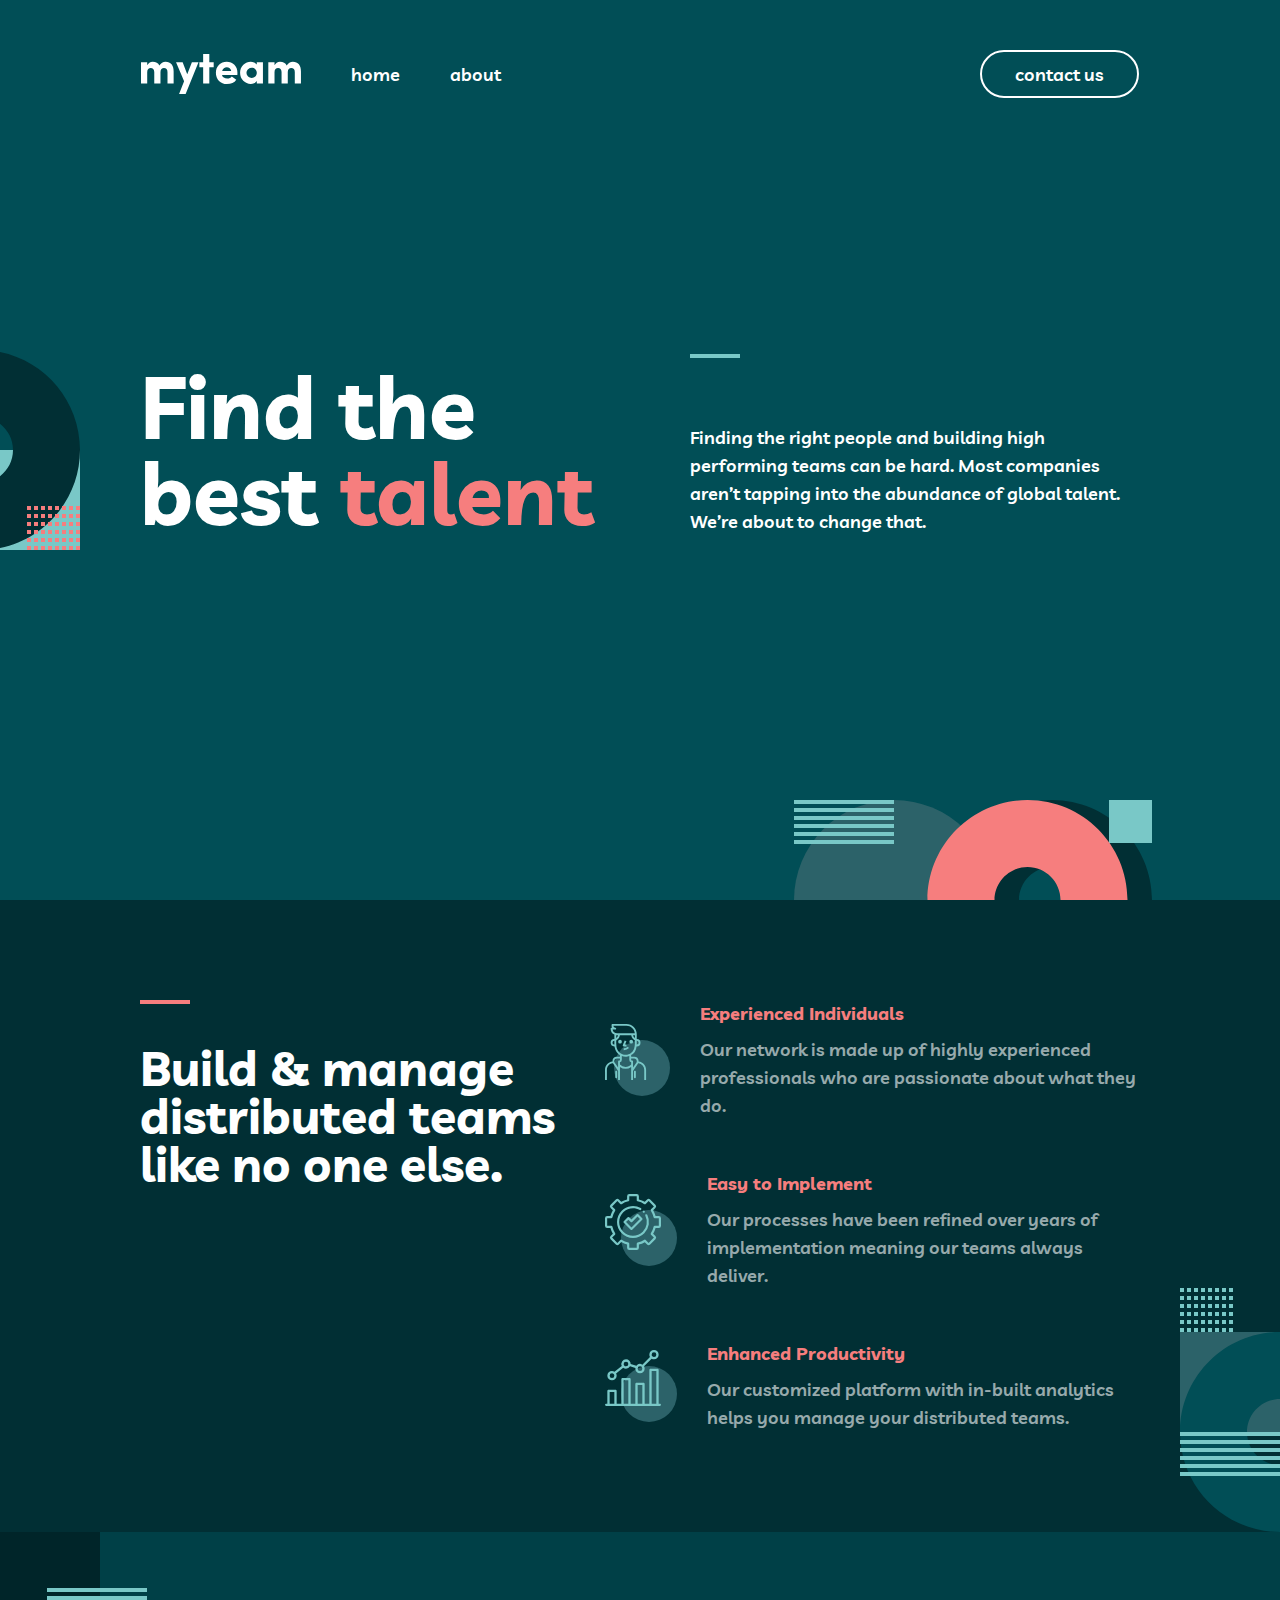
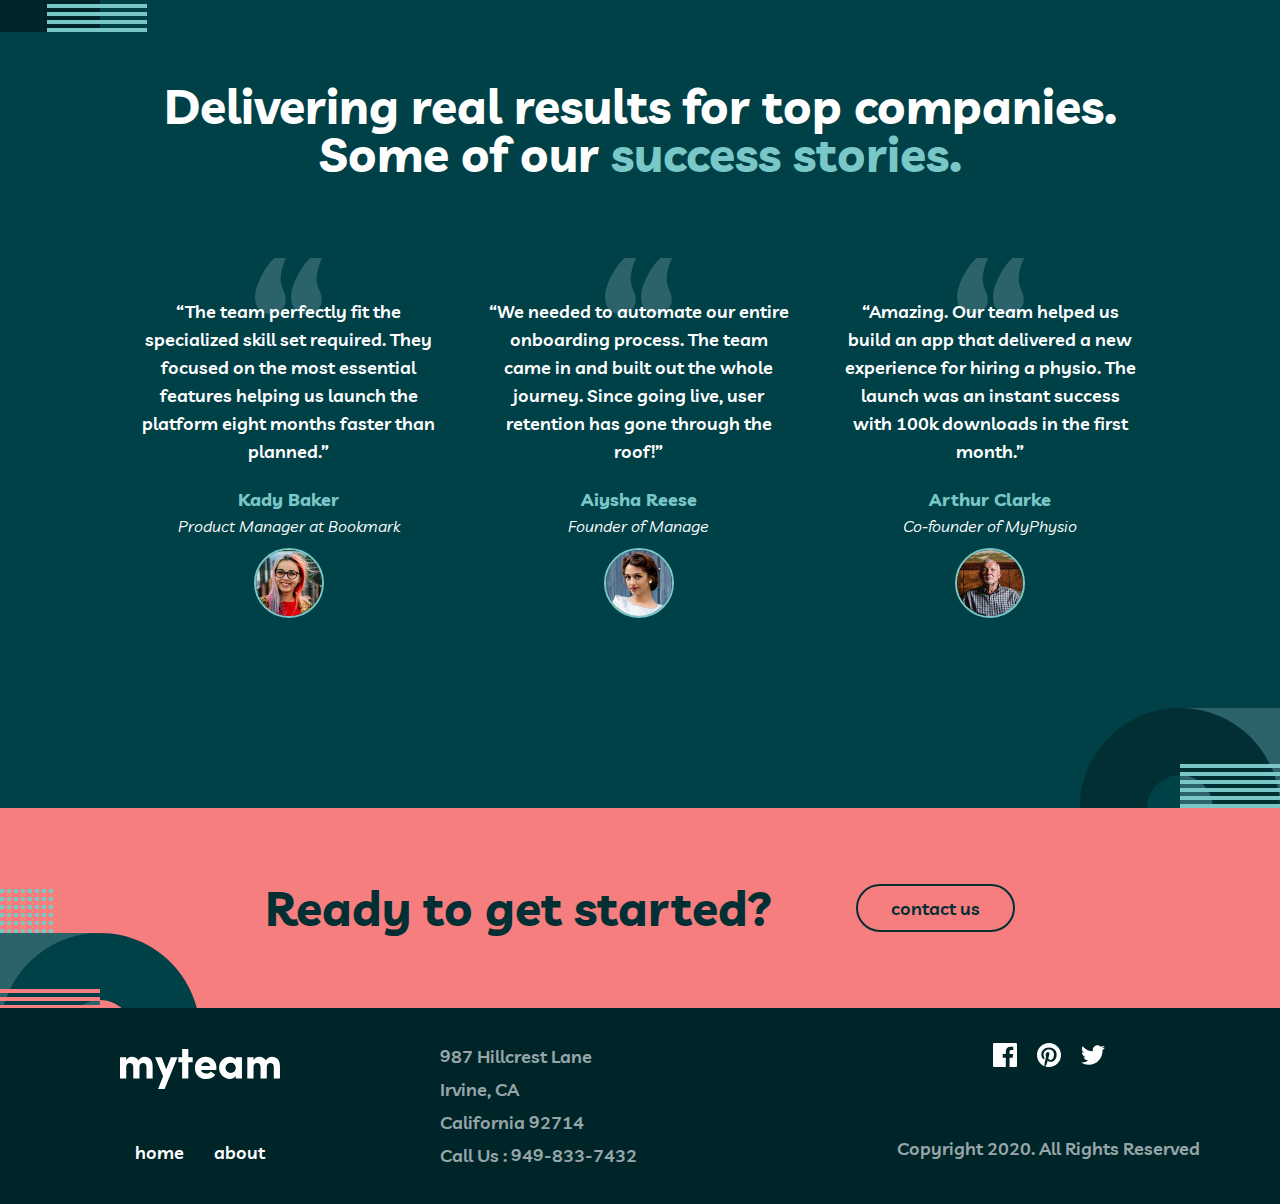
<file: index.html>
<!DOCTYPE html>
<html lang="en">
  <head>
    <meta charset="UTF-8" />
    <meta name="viewport" content="width=device-width, initial-scale=1.0" />

    <link rel="preconnect" href="https://fonts.googleapis.com" />
    <link rel="preconnect" href="https://fonts.gstatic.com" crossorigin />
    <link
      href="https://fonts.googleapis.com/css2?family=Livvic:wght@100;200;300;400;500;600;700;900&display=swap"
      rel="stylesheet"
    />

    <link rel="icon" type="image/png" sizes="32x32" href="./favicon.svg" />

    <link rel="stylesheet" href="./styles/index.css" />
    <link rel="stylesheet" href="./styles/home/index.css" />

    <title>FrontDev Challenge</title>
  </head>

  <body>
    <header class="mobile">
      <img class="logo" src="./assets/logo.svg" alt="logo" />
      <img
        class="dropdown"
        src="./assets/icon-hamburger.svg"
        alt="hamburger icon"
      />

      <nav>
        <a href="./index.html">home</a>
        <a href="./about.html">about</a>
        <button><a href="./contact.html">contact us</a></button>
        <img src="./assets/icon-close.svg" id="close_nav" class="close_nav" />
        <img
          class="bg-image"
          src="./assets/bg-pattern-about-1-mobile-nav-1.svg"
          alt="background image"
        />
      </nav>
    </header>

    <header class="desktop">
      <nav>
        <img class="logo" src="./assets/logo.svg" alt="logo" />
        <a href="./index.html">home</a>
        <a href="./about.html">about</a>
      </nav>
      <button><a href="./contact.html">contact us</a></button>
    </header>

    <section id="home" class="splash">
      <div class="wrapper">
        <h1>Find the best <span>talent</span></h1>

        <div class="para-container">
          <div class="line"></div>
          <p>
            Finding the right people and building high performing teams can be
            hard. Most companies aren’t tapping into the abundance of global
            talent. We’re about to change that.
          </p>
        </div>
      </div>
      <img
        class="img-left"
        src="./assets/bg-pattern-home-1.svg"
        alt="bg image left"
      />
      <img
        class="img-bottom"
        src="./assets/bg-pattern-home-2.svg"
        alt="section one bg image"
      />
    </section>

    <section class="features">
      <div class="wrapper">
        <img
          class="bg-image"
          src="./assets/bg-pattern-home-3.svg"
          alt="bg image"
        />

        <div class="headline">
          <div class="line"></div>
          <h2>Build & manage distributed teams like no one else.</h2>
        </div>

        <div class="feats">
          <article>
            <img src="./assets/icon-person.svg" alt="person icon" />
            <div>
              <h3>Experienced Individuals</h3>
              <p>
                Our network is made up of highly experienced professionals who
                are passionate about what they do.
              </p>
            </div>
          </article>
          <article>
            <img src="./assets/icon-cog.svg" alt="cog icon" />
            <div>
              <h3>Easy to Implement</h3>
              <p>
                Our processes have been refined over years of implementation
                meaning our teams always deliver.
              </p>
            </div>
          </article>
          <article>
            <img src="./assets/icon-chart.svg" alt="chart icon" />
            <div>
              <h3>Enhanced Productivity</h3>
              <p>
                Our customized platform with in-built analytics helps you manage
                your distributed teams.
              </p>
            </div>
          </article>
        </div>
      </div>
    </section>

    <section class="stories">
      <div class="wrapper">
        <img
          class="bg-image-one"
          src="./assets/bg-pattern-home-4-about-3.svg"
          alt="bg image one"
        />

        <h2 class="headline">
          Delivering real results for top companies. Some of our
          <span>success stories.</span>
        </h2>

        <div class="articles-container">
          <article>
            <img
              class="quotes-icon"
              src="./assets/icon-quotes.svg"
              alt="quote icon"
            />
            <p>
              “The team perfectly fit the specialized skill set required. They
              focused on the most essential features helping us launch the
              platform eight months faster than planned.”
            </p>
            <div class="profile-container">
              <h3>Kady Baker</h3>
              <i>Product Manager at Bookmark</i>
              <img
                class="avatar"
                src="./assets/avatar-kady.jpg"
                alt="kady profile"
              />
            </div>
          </article>

          <article>
            <img
              class="quotes-icon"
              src="./assets/icon-quotes.svg"
              alt="quote icon"
            />
            <p>
              “We needed to automate our entire onboarding process. The team
              came in and built out the whole journey. Since going live, user
              retention has gone through the roof!”
            </p>
            <div class="profile-container">
              <h3>Aiysha Reese</h3>
              <i>Founder of Manage</i>
              <img
                class="avatar"
                src="./assets/avatar-aiysha.jpg"
                alt="aiysha profile"
              />
            </div>
          </article>

          <article>
            <img
              class="quotes-icon"
              src="./assets/icon-quotes.svg"
              alt="quote icon"
            />
            <p>
              “Amazing. Our team helped us build an app that delivered a new
              experience for hiring a physio. The launch was an instant success
              with 100k downloads in the first month.”
            </p>
            <div class="profile-container">
              <h3>Arthur Clarke</h3>
              <i>Co-founder of MyPhysio</i>
              <img
                class="avatar"
                src="./assets/avatar-arthur.jpg"
                alt="arthur icon"
              />
            </div>
          </article>
        </div>
      </div>

      <img
        src="./assets/bg-pattern-home-5.svg"
        alt="bg image"
        class="bg-image-two"
      />
    </section>

    <section class="get-started">
      <div class="wrapper">
        <h2>Ready to get started?</h2>
        <button><a href="./contact.html">contact us</a></button>
      </div>
      <img src="./assets/bg-pattern-home-6-about-5.svg" alt="bg image" />
    </section>

    <footer>
      <div class="wrapper">
        <img class="logo" src="./assets/logo.svg" alt="logo" />

        <nav>
          <a href="#home">home</a>
          <a href="./about.html">about</a>
        </nav>

        <div class="addy">
          <p>987 Hillcrest Lane</p>
          <p>Irvine, CA</p>
          <p>California 92714</p>
          <p>Call Us : 949-833-7432</p>
        </div>

        <div class="copyright">
          <div class="media-wrapper">
            <img src="./assets/icon-facebook.svg" alt="facebook icon" />
            <img src="./assets/icon-pinterest.svg" alt="pintrest icon" />
            <img src="./assets/icon-twitter.svg" alt="twitter icon" />
          </div>
          <p>Copyright 2020. All Rights Reserved</p>
        </div>
      </div>
    </footer>

    <script src="./js/dropdown.js"></script>
  </body>
</html>
</file>
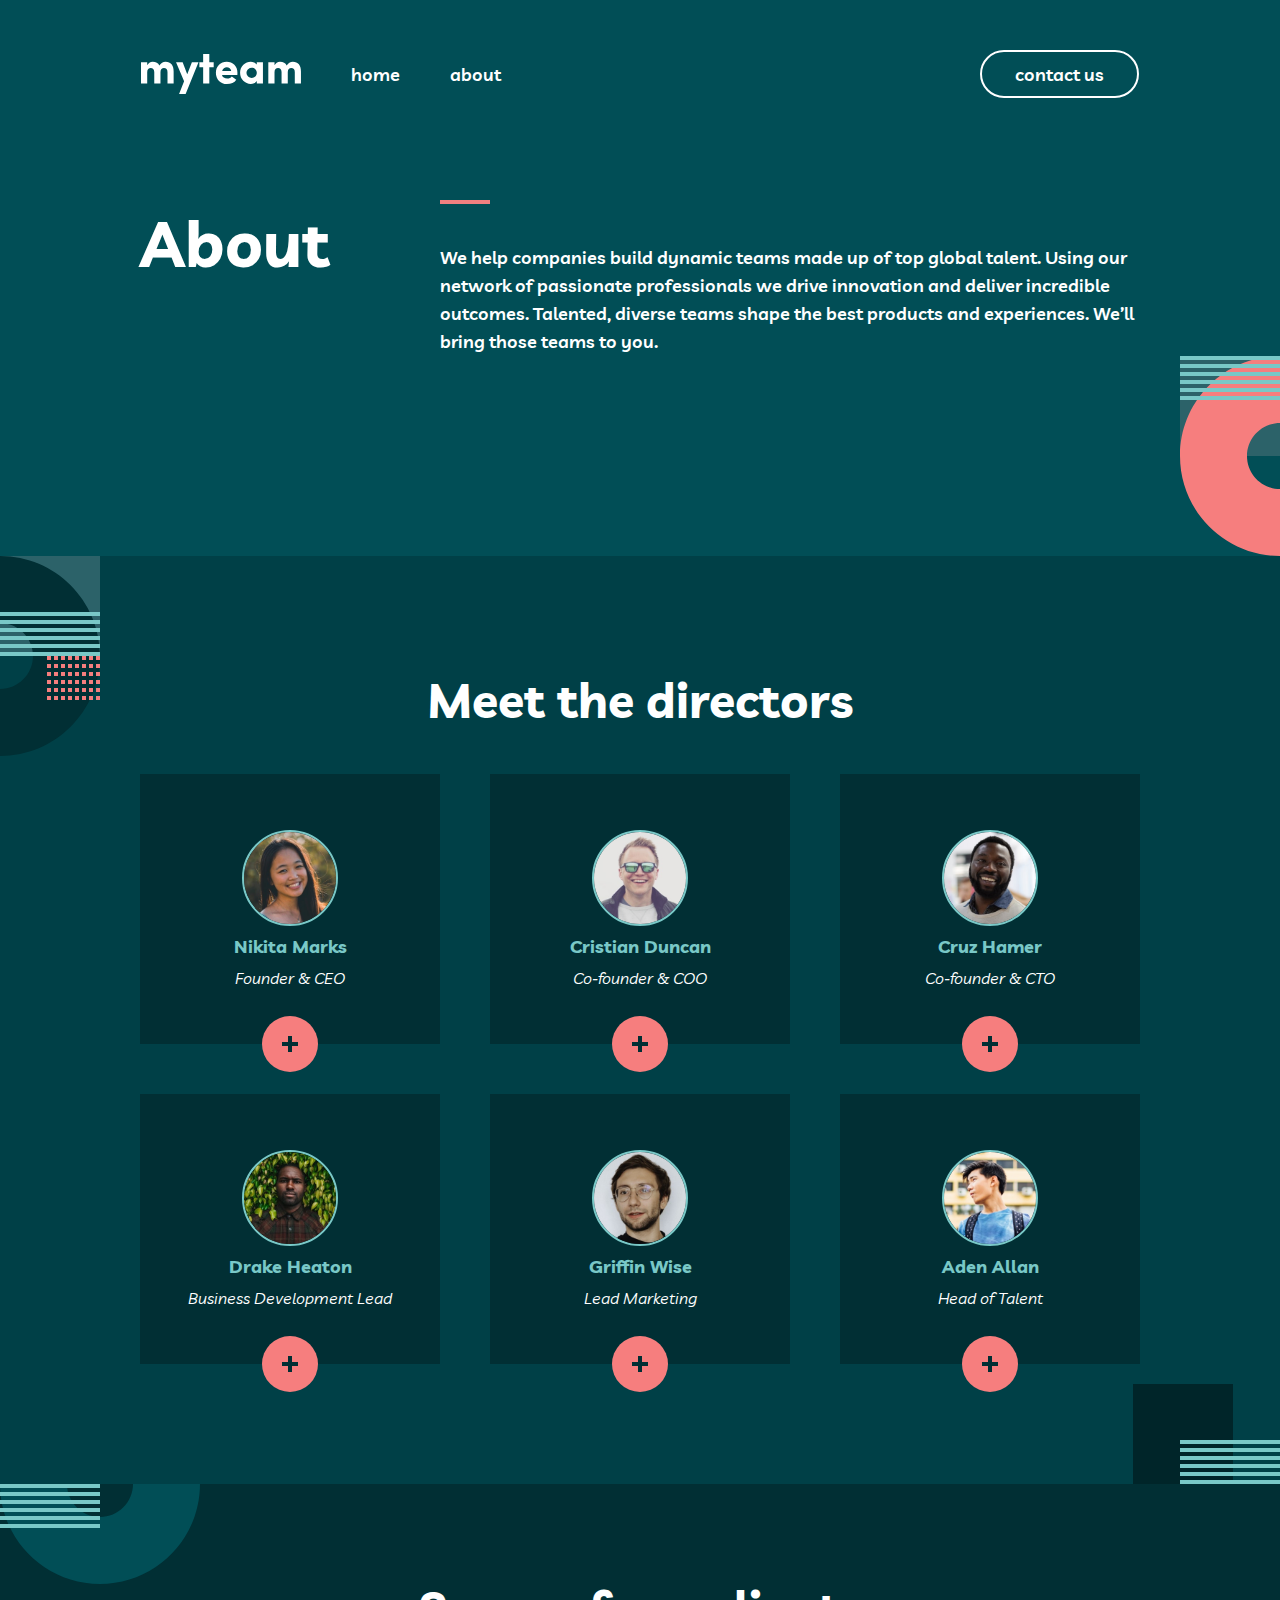
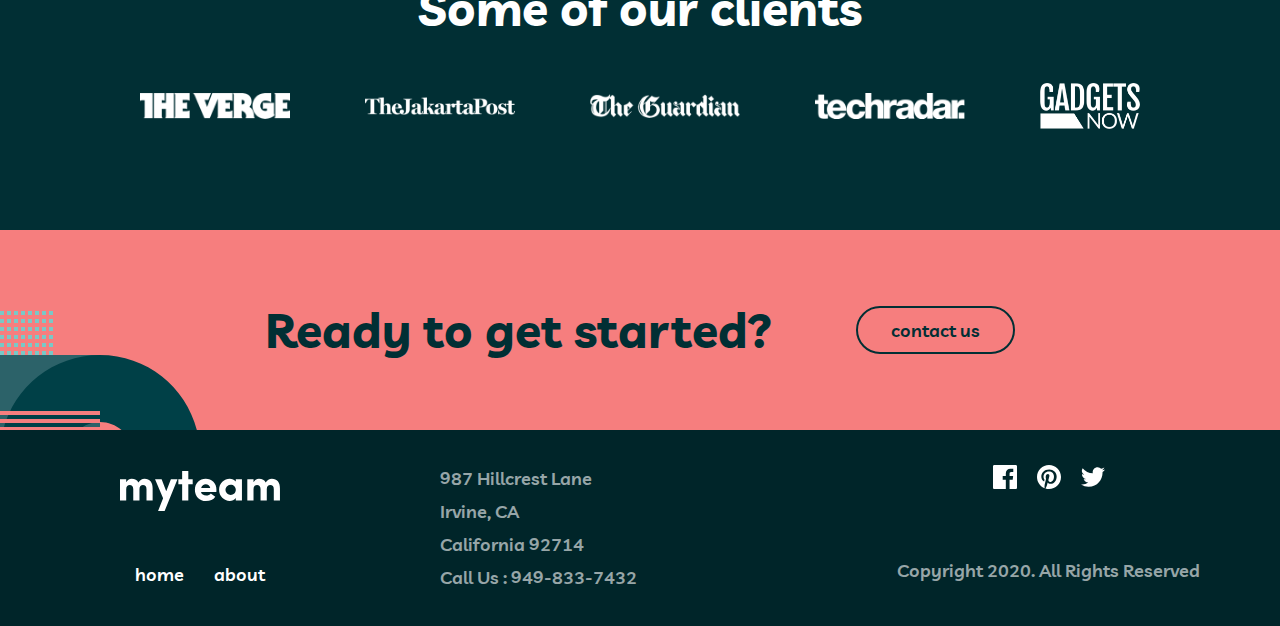
<file: about.html>
<!DOCTYPE html>
<html lang="en">
  <head>
    <meta charset="UTF-8" />
    <meta name="viewport" content="width=device-width, initial-scale=1.0" />

    <link rel="preconnect" href="https://fonts.googleapis.com" />
    <link rel="preconnect" href="https://fonts.gstatic.com" crossorigin />
    <link
      href="https://fonts.googleapis.com/css2?family=Livvic:wght@100;200;300;400;500;600;700;900&display=swap"
      rel="stylesheet"
    />

    <link rel="icon" type="image/png" sizes="32x32" href="../favicon.svg" />

    <link rel="stylesheet" href="../styles/index.css" />
    <link rel="stylesheet" href="../styles/about/index.css" />

    <title>FrontDev Challenge</title>
  </head>

  <body>
    <header class="mobile">
      <img class="logo" src="./assets/logo.svg" alt="logo" />
      <img
        class="dropdown"
        src="./assets/icon-hamburger.svg"
        alt="hamburger icon"
      />

      <nav>
        <a href="./index.html">home</a>
        <a href="./about.html">about</a>
        <button><a href="./contact.html">contact us</a></button>
        <img src="./assets/icon-close.svg" id="close_nav" class="close_nav" />
        <img
          class="bg-image"
          src="./assets/bg-pattern-about-1-mobile-nav-1.svg"
          alt="background image"
        />
      </nav>
    </header>

    <header class="desktop">
      <nav>
        <img class="logo" src="../assets/logo.svg" alt="logo" />
        <a href="../index.html">home</a>
        <a href="./about.html">about</a>
      </nav>

      <button><a href="./contact.html">contact us</a></button>
    </header>

    <section class="splash">
      <article>
        <h1>About</h1>
        <div>
          <div class="line"></div>
          <p>
            We help companies build dynamic teams made up of top global talent.
            Using our network of passionate professionals we drive innovation
            and deliver incredible outcomes. Talented, diverse teams shape the
            best products and experiences. We’ll bring those teams to you.
          </p>
        </div>
      </article>

      <img src="../assets/bg-pattern-about-1-mobile-nav-1.svg" alt="bg-image" />
    </section>

    <section class="directors">
      <img
        class="bg-img-one"
        src="../assets/bg-pattern-about-2-contact-1.svg"
        alt="bg image one"
      />

      <h2>Meet the directors</h2>
      <div class="wrapper">
        <article>
          <img class="avatar" src="../assets/avatar-nikita.jpg" alt="avatar" />

          <h3>Nikita Marks</h3>
          <i>Founder & CEO</i>

          <p>
            “Lorem ipsum dolor sit amet, consectetur adipiscing elit, sed do
            eiusmod tempor incididunt ut labore et dolore magna aliqua.”
          </p>
          <div class="media-container">
            <img src="../assets/icon-twitter.svg" alt="twitter icon" />
            <img src="../assets/icon-linkedin.svg" alt="linkedin icon" />
          </div>
          <span id="cross-button" class="plus-circle">
            <img src="../assets/icon-cross.svg" alt="cross" />
          </span>
        </article>

        <article>
          <img
            class="avatar"
            src="../assets/avatar-christian.jpg"
            alt="avatar"
          />

          <h3>Cristian Duncan</h3>
          <i>Co-founder & COO</i>

          <p>
            “Lorem ipsum dolor sit amet, consectetur adipiscing elit, sed do
            eiusmod tempor incididunt ut labore et dolore magna aliqua.”
          </p>
          <div class="media-container">
            <img src="../assets/icon-twitter.svg" alt="twitter icon" />
            <img src="../assets/icon-linkedin.svg" alt="linkedin icon" />
          </div>
          <span id="cross-button" class="plus-circle">
            <img src="../assets/icon-cross.svg" alt="cross" />
          </span>
        </article>

        <article>
          <img class="avatar" src="../assets/avatar-cruz.jpg" alt="avatar" />

          <h3>Cruz Hamer</h3>
          <i>Co-founder & CTO</i>

          <p>
            “Lorem ipsum dolor sit amet, consectetur adipiscing elit, sed do
            eiusmod tempor incididunt ut labore et dolore magna aliqua.”
          </p>
          <div class="media-container">
            <img src="../assets/icon-twitter.svg" alt="twitter icon" />
            <img src="../assets/icon-linkedin.svg" alt="linkedin icon" />
          </div>
          <span id="cross-button" class="plus-circle">
            <img src="../assets/icon-cross.svg" alt="cross" />
          </span>
        </article>

        <article>
          <img class="avatar" src="../assets/avatar-drake.jpg" alt="avatar" />

          <h3>Drake Heaton</h3>
          <i>Business Development Lead</i>

          <p>
            “Lorem ipsum dolor sit amet, consectetur adipiscing elit, sed do
            eiusmod tempor incididunt ut labore et dolore magna aliqua.”
          </p>
          <div class="media-container">
            <img src="../assets/icon-twitter.svg" alt="twitter icon" />
            <img src="../assets/icon-linkedin.svg" alt="linkedin icon" />
          </div>
          <span id="cross-button" class="plus-circle">
            <img src="../assets/icon-cross.svg" alt="cross" />
          </span>
        </article>

        <article>
          <img class="avatar" src="../assets/avatar-griffin.jpg" alt="avatar" />

          <h3>Griffin Wise</h3>
          <i>Lead Marketing</i>

          <p>
            “Lorem ipsum dolor sit amet, consectetur adipiscing elit, sed do
            eiusmod tempor incididunt ut labore et dolore magna aliqua.”
          </p>
          <div class="media-container">
            <img src="../assets/icon-twitter.svg" alt="twitter icon" />
            <img src="../assets/icon-linkedin.svg" alt="linkedin icon" />
          </div>
          <span id="cross-button" class="plus-circle">
            <img src="../assets/icon-cross.svg" alt="cross" />
          </span>
        </article>

        <article>
          <img class="avatar" src="../assets/avatar-aden.jpg" alt="avatar" />

          <h3>Aden Allan</h3>
          <i>Head of Talent</i>

          <p>
            “Lorem ipsum dolor sit amet, consectetur adipiscing elit, sed do
            eiusmod tempor incididunt ut labore et dolore magna aliqua.”
          </p>
          <div class="media-container">
            <img src="../assets/icon-twitter.svg" alt="twitter icon" />
            <img src="../assets/icon-linkedin.svg" alt="linkedin icon" />
          </div>
          <span id="cross-button" class="plus-circle">
            <img src="../assets/icon-cross.svg" alt="cross" />
          </span>
        </article>
      </div>
      <img
        class="bg-img-two"
        src="../assets/bg-pattern-home-4-about-3.svg"
        alt="bg-img-two"
      />
    </section>

    <section class="clients">
      <img
        class="bg-image"
        src="../assets/bg-pattern-about-4.svg"
        alt="bg image"
      />

      <h2>Some of our clients</h2>

      <div class="logo-container">
        <img src="../assets/logo-the-verge.png" alt="verge logo" />
        <img src="../assets/logo-jakarta-post.png" alt="jakarta logo" />
        <img src="../assets/logo-the-guardian.png" alt="guardian logo" />
        <img src="../assets/logo-tech-radar.png" alt="techradar logo" />
        <img src="../assets/logo-gadgets-now.png" alt="gadgets now logo" />
      </div>
    </section>

    <section class="get-started">
      <div class="wrapper">
        <h2>Ready to get started?</h2>
        <button><a href="./contact.html">contact us</a></button>
      </div>
      <img src="../assets/bg-pattern-home-6-about-5.svg" alt="bg image" />
    </section>

    <footer>
      <div class="wrapper">
        <img class="logo" src="../assets/logo.svg" alt="logo" />

        <nav>
          <a href="../index.html">home</a>
          <a href="./about.html">about</a>
        </nav>

        <div class="addy">
          <p>987 Hillcrest Lane</p>
          <p>Irvine, CA</p>
          <p>California 92714</p>
          <p>Call Us : 949-833-7432</p>
        </div>

        <div class="copyright">
          <div class="media-wrapper">
            <img src="../assets/icon-facebook.svg" alt="facebook icon" />
            <img src="../assets/icon-pinterest.svg" alt="pintrest icon" />
            <img src="../assets/icon-twitter.svg" alt="twitter icon" />
          </div>
          <p>Copyright 2020. All Rights Reserved</p>
        </div>
      </div>
    </footer>

    <script src="./js/dropdown.js"></script>
    <script src="./js/script.js"></script>
  </body>
</html>
</file>
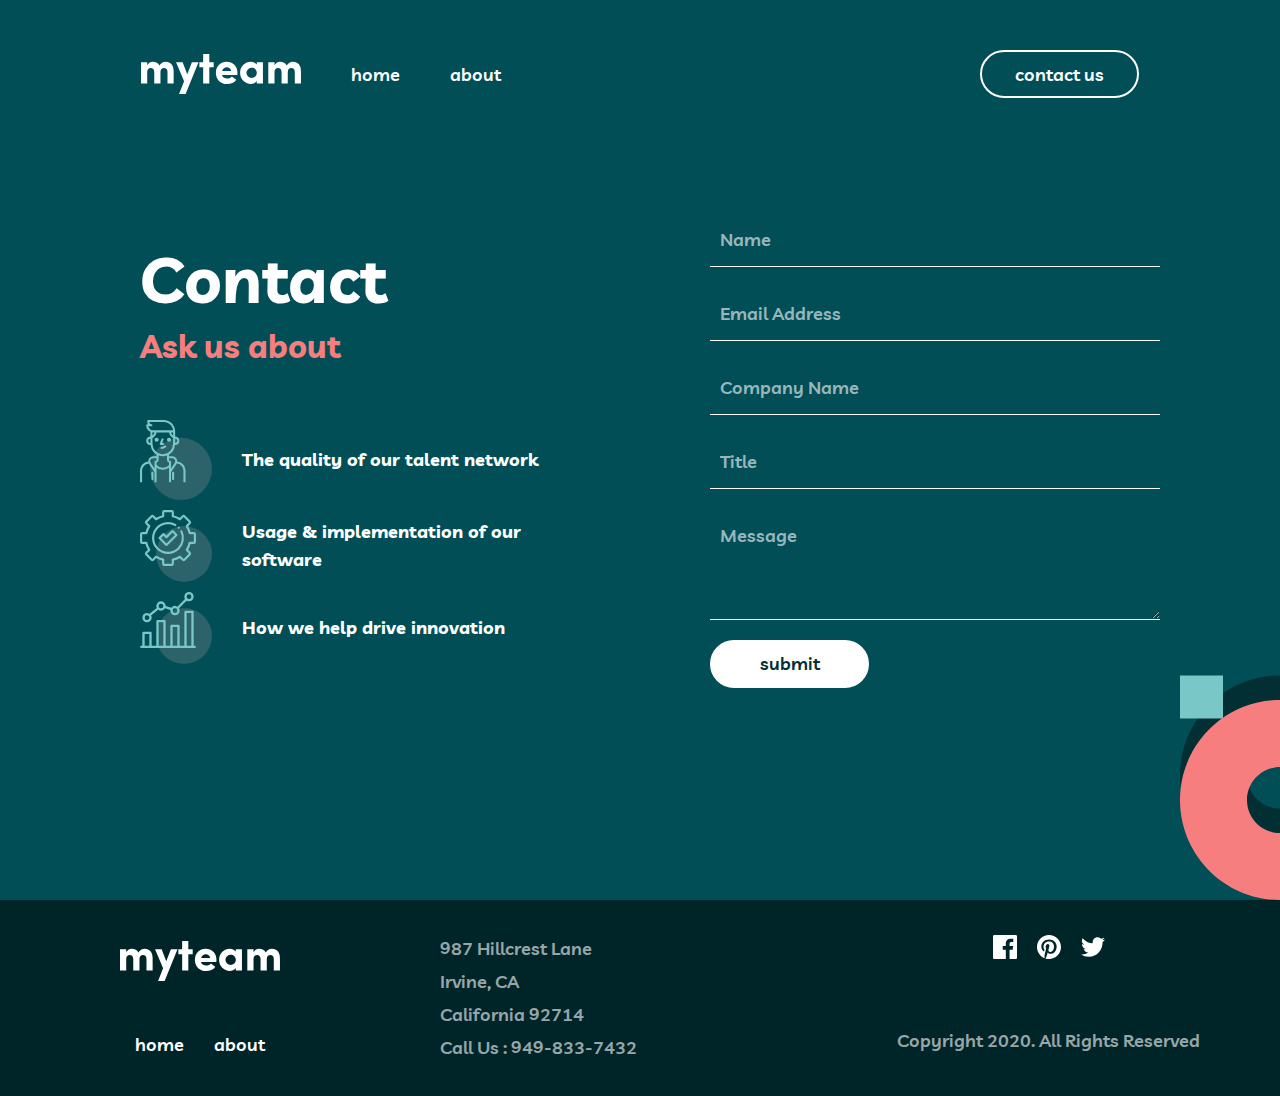
<file: contact.html>
<!DOCTYPE html>
<html lang="en">
  <head>
    <meta charset="UTF-8" />
    <meta name="viewport" content="width=device-width, initial-scale=1.0" />

    <link rel="preconnect" href="https://fonts.googleapis.com" />
    <link rel="preconnect" href="https://fonts.gstatic.com" crossorigin />
    <link
      href="https://fonts.googleapis.com/css2?family=Livvic:wght@100;200;300;400;500;600;700;900&display=swap" rel="stylesheet" />

    <link rel="icon" type="image/png" sizes="32x32" href="../favicon.svg" />

    <link rel="stylesheet" href="../styles/index.css" />
    <link rel="stylesheet" href="../styles/contact/index.css" />

    <title>FrontDev Challenge</title>

  </head>

  <body>

    <header class="mobile">

      <img class="logo" src="./assets/logo.svg" alt="logo" />
      <img class="dropdown" src="./assets/icon-hamburger.svg" alt="hamburger icon" />

      <nav>
        <a href="./index.html">home</a>
        <a href="./about.html">about</a>
        <button><a href="./contact.html">contact us</a></button>
        <img src="./assets/icon-close.svg" id="close_nav" class="close_nav" />
        <img class="bg-image" src="./assets/bg-pattern-about-1-mobile-nav-1.svg" alt="background image" />
      </nav>

    </header>

    <header class="desktop">
      <nav>
        <img class="logo" src="../assets/logo.svg" alt="logo" />
        <a href="../index.html">home</a>
        <a href="./about.html">about</a>
      </nav>
      <button><a href="./contact.html">contact us</a></button>
    </header>

    <main>

      <section class="splash">
        <div class="wrapper">
          <div class="headline">
            <h1>Contact</h1>
            <h2>Ask us about</h2>
          </div>
          <span>
            <img src="../assets/icon-person.svg" alt="person icon" />
            <h3>The quality of our talent network</h3>
          </span>
          <span>
            <img src="../assets/icon-cog.svg" alt="person icon" />
            <h3>Usage & implementation of our software</h3>
          </span>
          <span>
            <img src="../assets/icon-chart.svg" alt="person icon" />
            <h3>How we help drive innovation</h3>
          </span>
        </div>
      </section>
      <section class="form">
        <form action="">
          <input type="text" name="name" placeholder="Name" required />
          <input
            type="email"
            name="email"
            placeholder="Email Address"
            required
          />
          <input
            type="text"
            name="company"
            placeholder="Company Name"
            required
          />
          <input type="text" name="title" placeholder="Title" required />
          <textarea
            name="message"
            placeholder="Message"
            cols="30"
            rows="5"
            required
          ></textarea>
          <button>submit</button>
        </form>
      </section>
      <img
        class="bg-img-one"
        src="../assets/bg-pattern-contact-2.svg"
        alt="bg image"
      />
      
    </main>
    <footer>
      <div class="wrapper">
        <img class="logo" src="../assets/logo.svg" alt="logo" />
        <nav>
          <a href="../index.html">home</a>
          <a href="./about.html">about</a>
        </nav>
        <div class="addy">
          <p>987 Hillcrest Lane</p>
          <p>Irvine, CA</p>
          <p>California 92714</p>
          <p>Call Us : 949-833-7432</p>
        </div>
        <div class="copyright">
          <div class="media-wrapper">
            <img src="../assets/icon-facebook.svg" alt="facebook icon" />
            <img src="../assets/icon-pinterest.svg" alt="pintrest icon" />
            <img src="../assets/icon-twitter.svg" alt="twitter icon" />
          </div>
          <p>Copyright 2020. All Rights Reserved</p>
        </div>
      </div>
    </footer>

  <script src="./js/dropdown.js"></script>
  </body>
</html>
</file>
<file: styles/index.css>
/* fonts */

h1 {
  font-size: 44px;
  line-height: 48px;
  font-weight: 700;
}
h2 {
  font-size: 32px;
  line-height: 32px;
  font-weight: bold;
}
h3 {
  font-size: 18px;
  line-height: 28px;
  font-weight: bold;
}
p {
  font-size: 15px;
  line-height: 25px;
  font-weight: 600;
}

@media (min-width: 768px) {
  h1 {
    font-size: 64px;
    line-height: 64px;
  }
}
@media (min-width: 1024px) {
  h1 {
    font-size: 70px;
    line-height: 70px;
  }
  h2 {
    font-size: 40px;
    line-height: 40px;
  }
}
@media (min-width: 1258px) {
  h1 {
    font-size: 86px;
    line-height: 86px;
  }
  h2 {
    font-size: 48px;
    line-height: 48px;
  }
  p {
    font-size: 18px;
    line-height: 28px;
  }
}

@media (min-width: 1400px) {
  h1 {
    font-size: 100px;
    line-height: 100px;
  }
}

.nav {
  transition-timing-function: all 0.5s ease-in-out;
}

/*  */

* {
  box-sizing: border-box;
  margin: 0;
  padding: 0;
  font-family: "Livvic", sans-serif;
}

:root {
  --midnight-green: #014e56;
  --light-coral: #f67e7e;
  --rapture-blue: #79c8c7;
  --police-blue: #2c6269;
  --jungle-green: #004047;
  --sacramento-green: #012f34;
  --dark-green: #002529;
  --light-text: rgba(360, 360, 360, 0.6);
}

.plus-circle:hover {
  cursor: pointer;
  background-color: var(--rapture-blue) !important;
}

html {
  background: var(--midnight-green);
}

body {
  position: relative;
  max-width: 1500px;
  margin: auto;
}

section {
  padding: 0 24px;
  max-width: 1500px;
  margin: auto;
}

a {
  text-decoration: none;
  color: inherit;
}

@media (min-width: 768px) {
  section {
    padding: 0 140px;
  }
}

/* header */

header.desktop {
  display: none;
}

@media (min-width: 768px) {
  header.desktop {
    display: flex;
    align-items: center;
    justify-content: space-between;

    width: 90%;

    position: absolute;
    left: 0;
    right: 0;
    top: 50px;
    margin: auto;

    color: white;
    font-size: 18px;
    font-weight: 600;

    z-index: 100;
  }
  header.desktop nav {
    display: grid;
    grid-auto-flow: column;
    gap: 40px;
    align-items: center;
  }
}

@media (min-width: 1024px) {
  header.desktop {
    width: 78%;
  }
  header.desktop nav {
    gap: 50px;
  }
}

/* get-started */

section.get-started {
  background: var(--light-coral);
  height: 302px;
  color: var(--sacramento-green);

  display: grid;
  place-items: center;
  text-align: center;

  position: relative;
  overflow: hidden;
}
section.get-started .wrapper {
  display: grid;
  gap: 20px;
}
section.get-started button {
  border: var(--sacramento-green) solid 2px;
  color: var(--sacramento-green);
  margin: auto;
  z-index: 30;
}
section.get-started button:hover {
  background: var(--sacramento-green);
  color: white;
}
section.get-started img {
  position: absolute;
  bottom: -25px;
  left: 0;
}

@media (min-width: 768px) {
  section.get-started {
    height: 200px;
  }
  section.get-started .wrapper {
    display: flex;
    justify-content: space-between;
    align-items: center;
    width: 93%;
    margin: auto;
    gap: 0px;
  }
  section.get-started button {
    margin: 0;
  }
}

@media (min-width: 1024px) {
  section.get-started .wrapper {
    width: 75%;
  }
}

/* footer */

footer {
  gap: 30px;
  text-align: center;
  background: var(--dark-green);
  height: 435px;

  display: flex;
  align-items: center;
  justify-content: center;
}
footer .wrapper {
  display: grid;

  gap: 40px;
}
footer .logo {
  width: 96px;
  margin: auto;
}
footer nav {
  color: white;
  display: grid;
  grid-auto-flow: column;
  place-content: center;
  gap: 30px;
}
footer nav a:hover {
  color: var(--light-coral);
}
footer .addy {
  color: var(--light-text);
}
footer .copyright {
  color: var(--light-text);
  display: grid;
  gap: 10px;
}
footer .media-wrapper {
  display: grid;
  place-content: center;
  align-items: center;
  grid-auto-flow: column;
  gap: 20px;
}
footer .media-wrapper img {
  width: 24px;
}
footer .media-wrapper img:hover {
  cursor: pointer;
}

@media (min-width: 768px) {
  footer {
    height: 271px;
  }
  footer .wrapper {
    grid-template-columns: 1fr 1fr;
  }
  footer .logo {
    width: 110px;
  }
  footer nav {
    font-size: 18px;
    font-weight: 600;
  }
}

@media (min-width: 1024px) {
  footer {
    height: 196px;
    gap: 0;
  }
  footer .wrapper {
    width: 100%;
    grid-template-columns: 1fr 1fr 1fr;
  }
  footer .logo {
    width: 160px;
    grid-column: 1;
  }
  footer .addy {
    grid-column: 2;
    grid-row: 1/3;
    align-content: center;
    justify-self: start;
    text-align: left;

    display: grid;
    gap: 5px;
  }
  footer .copyright {
    grid-column: 3;
    grid-row: 1/3;
    align-content: flex-start;
    justify-self: end;

    display: grid;
    gap: 68px;
    padding-right: 20%;
  }
}

/* mobile-header */

header.mobile {
  display: flex;
  align-items: center;
  justify-content: space-between;
  width: 100%;

  margin-top: 50px;
  padding: 0 24px;
  color: white;
  z-index: 80;
  position: absolute;
}
header.mobile .logo {
  width: 128px;
}
header.mobile nav {
  position: fixed;
  top: 0;
  right: -30px;

  width: 290px;
  height: 100vh;

  padding: 140px 40px;
  display: grid;
  gap: 40px;
  place-content: start;

  background: var(--police-blue);

  transform: translateX(100%);

  z-index: 100;
}
header.mobile a {
  font-size: 18px;
  font-weight: 600;
}
header.mobile .close_nav {
  position: absolute;
  top: 56px;
  right: 55px;
  width: 18px;
}
button:hover {
  color: var(--police-blue);
  background: white;
}
header.mobile .bg-image {
  position: absolute;
  right: 20px;
  bottom: 0;
  transform: translateX(50%);
}

@media (min-width: 768px) {
  header.mobile {
    display: none;
  }
}

/* button */

button {
  background: none;
  border-radius: 24px;
  border: white solid 2px;
  font-size: 18px;
  font-weight: 600;
  height: 48px;
  width: 159px;
  color: white;
}

button.dark {
  background: white;
  color: var(--sacramento-green);
  font-size: 18px;
}

button:hover {
  cursor: pointer;
}
</file>
<file: styles/home/index.css>
@import url("./splash.css");
@import url("./features.css");
@import url("./stories.css");
</file>
<file: styles/about/index.css>
@import url("./splash.css");
@import url("./directors.css");
@import url("./clients.css");
</file>
<file: styles/contact/index.css>
@import url("./splash.css");
@import url("./form.css");

main {
  height: auto;

  overflow: hidden;
  position: relative;

  padding-top: 80px;
}
main .bg-img-one {
  position: absolute;
  bottom: 0;
  right: 0;

  transform: translate(50%, 50%);
}

@media (min-width: 1026px) {
  main {
    display: flex;
    align-items: center;
    justify-content: space-between;

    padding-top: 0;
    height: 100vh;
  }
  main .bg-img-one {
    transform: translate(50%, 0);
  }
}
</file>
